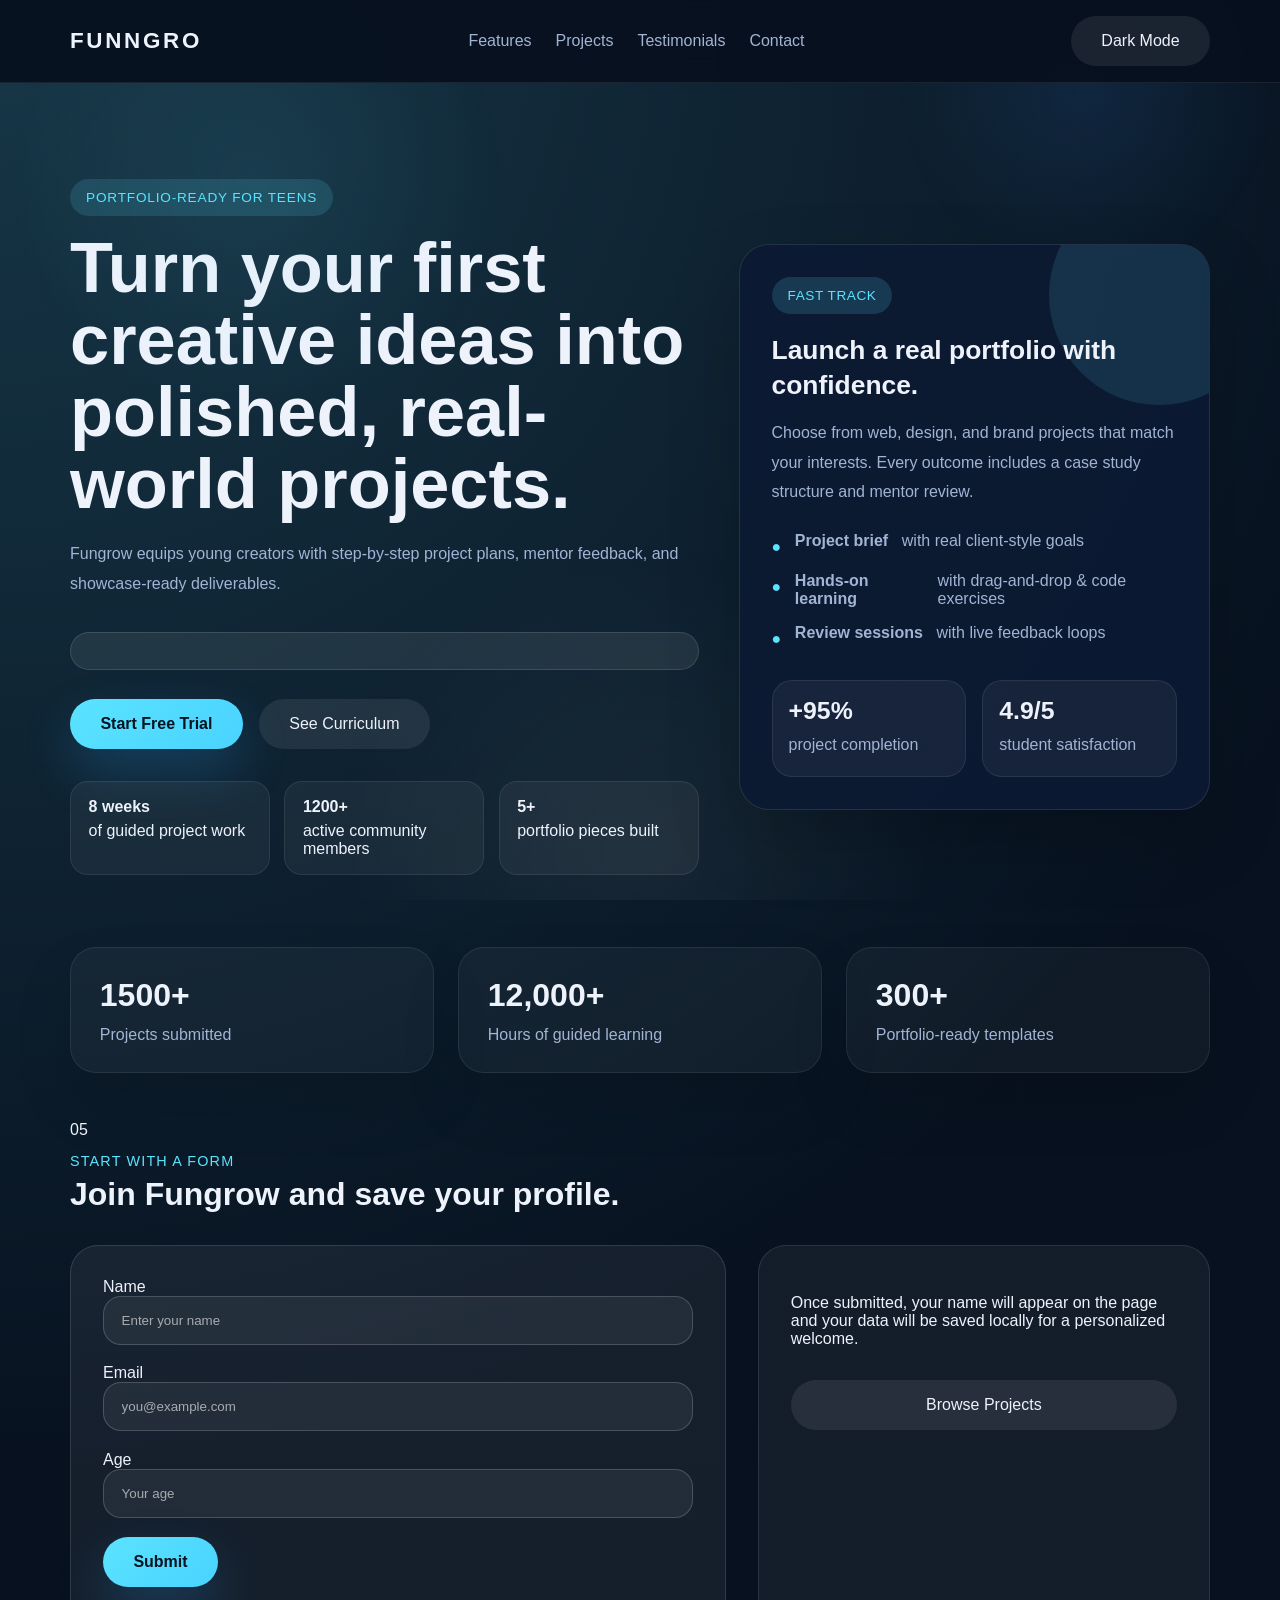
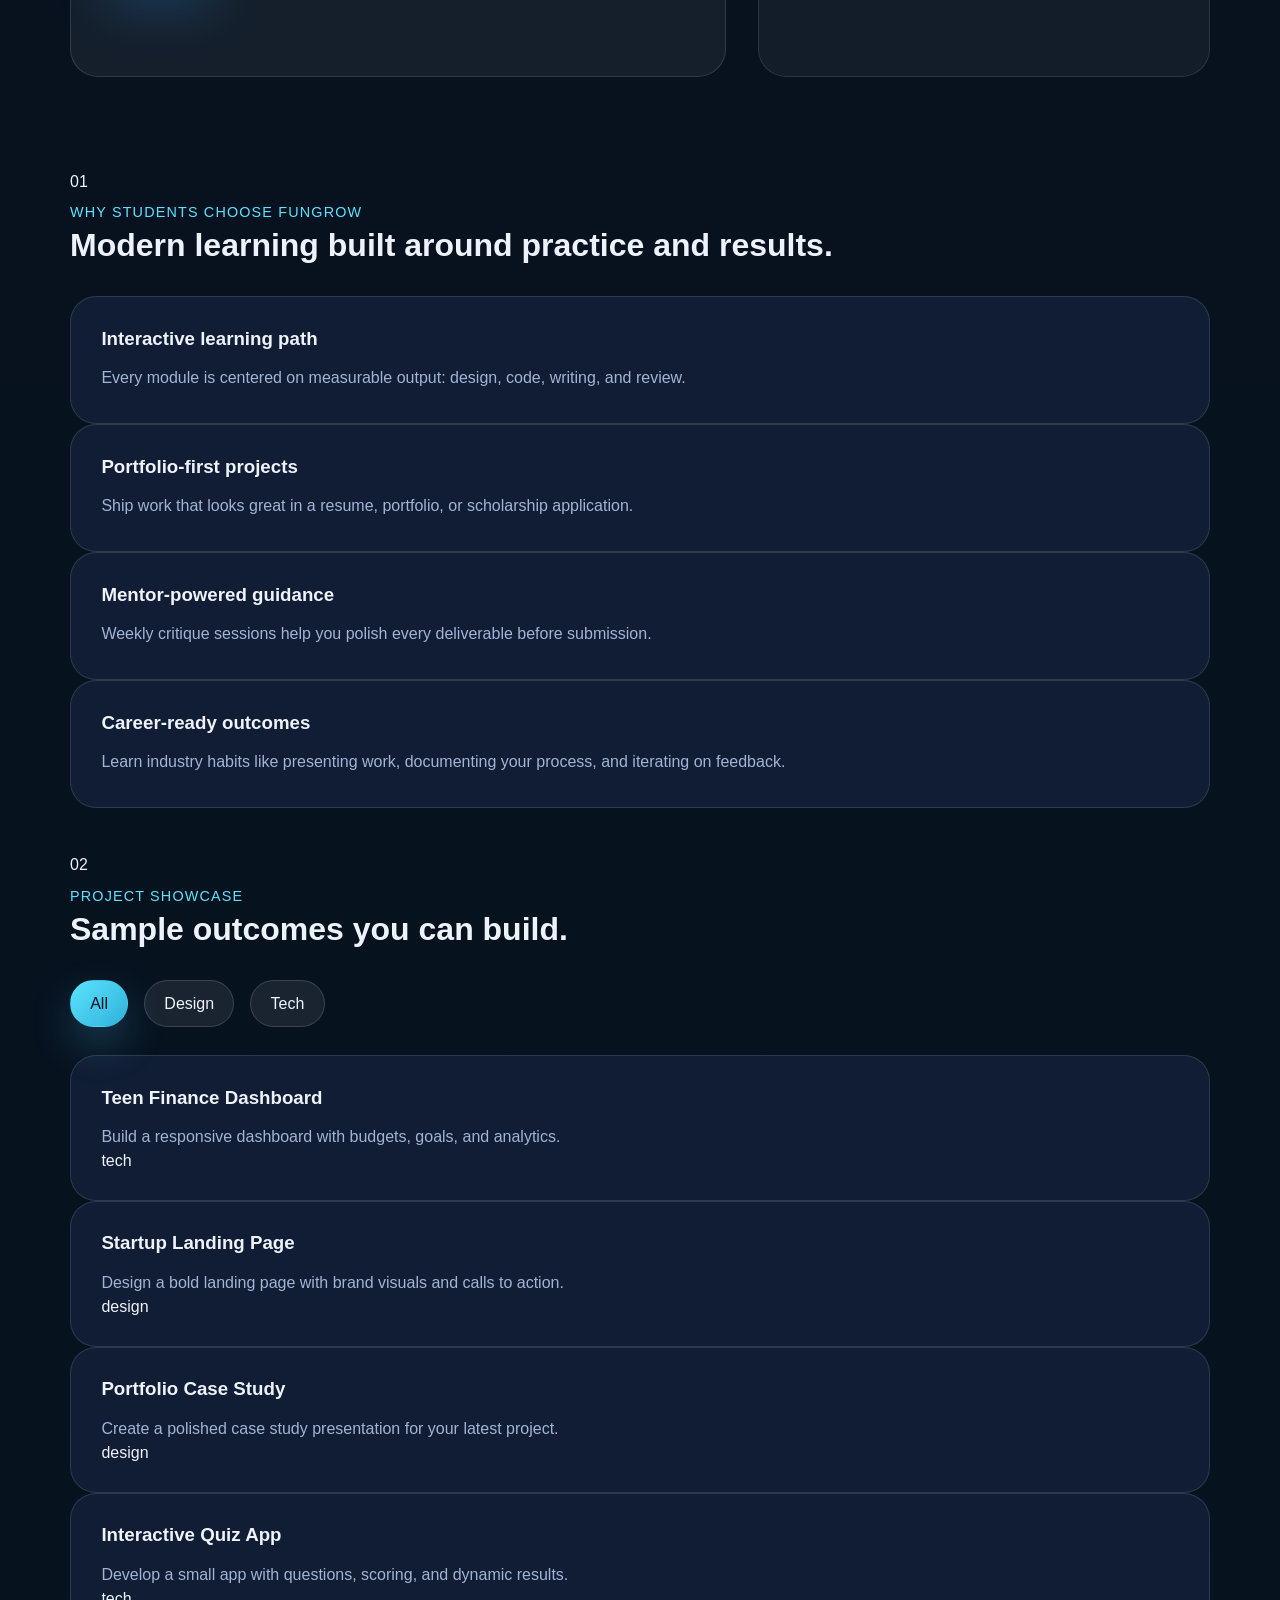
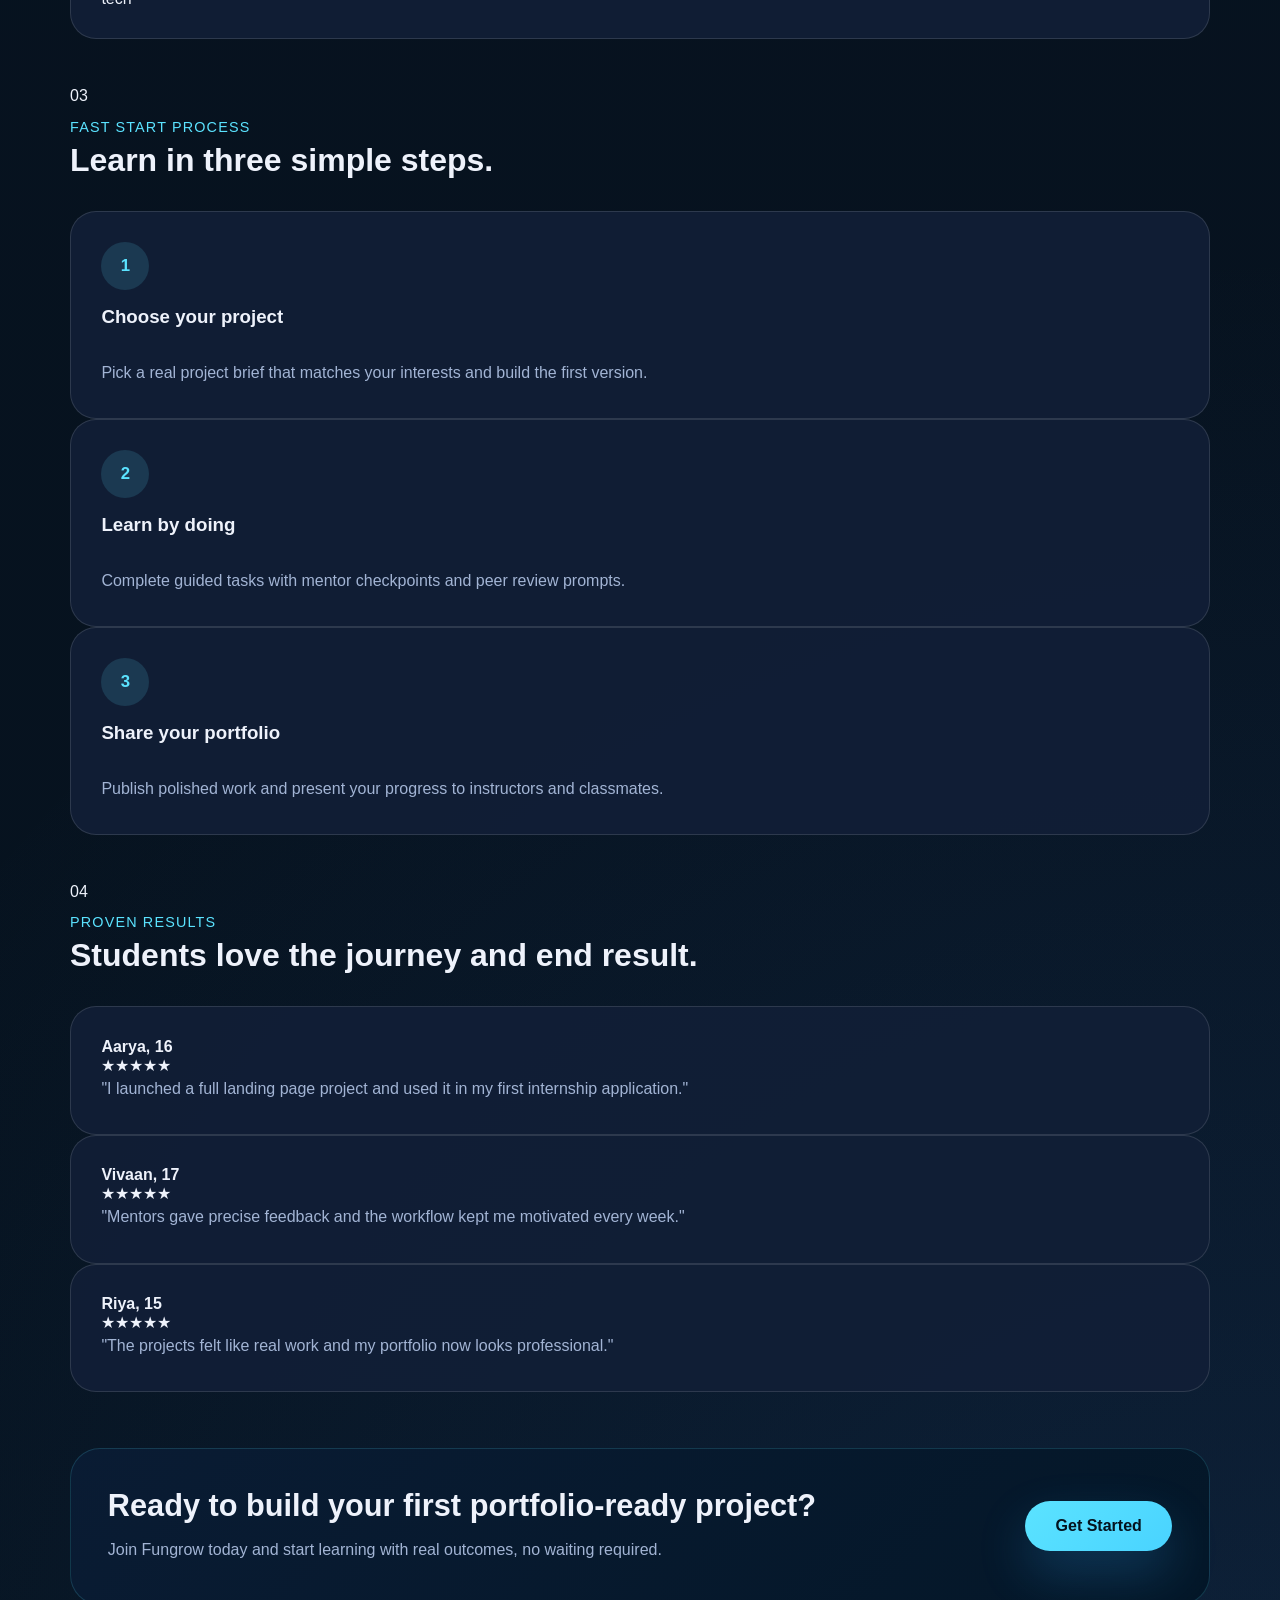
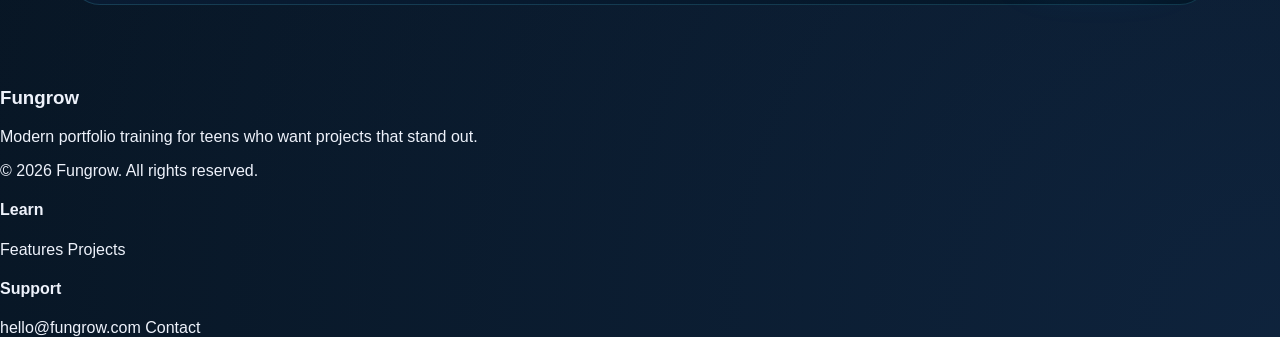
<file: index.html>
<!DOCTYPE html>
<html lang="en">
<head>
    <meta charset="UTF-8">
    <meta name="viewport" content="width=device-width, initial-scale=1.0">
    <meta name="description" content="Join Funngro as a teen and start earning with real projects.">
    <title>Funngro - For Teens</title>
    <link rel="stylesheet" href="style.css">
</head>
<body>
<header>
    <div class="header-inner">
        <div class="logo">Funngro</div>
        <nav>
            <a href="#features">Features</a>
            <a href="#projects">Projects</a>
            <a href="#testimonials">Testimonials</a>
            <a href="#footer">Contact</a>
        </nav>
        <button id="themeToggle" class="btn-secondary">Dark Mode</button>
    </div>
</header>

<main class="container">
    <section class="hero">
        <div class="hero-copy">
            <span class="eyebrow">Portfolio-ready for teens</span>
            <h1>Turn your first creative ideas into polished, real-world projects.</h1>
            <p>Fungrow equips young creators with step-by-step project plans, mentor feedback, and showcase-ready deliverables.</p>
            <div id="welcomeMessage"></div>
            <div class="hero-actions">
                <button class="btn">Start Free Trial</button>
                <button class="btn-secondary">See Curriculum</button>
            </div>
            <div class="hero-notes">
                <div><strong>8 weeks</strong> of guided project work</div>
                <div><strong>1200+</strong> active community members</div>
                <div><strong>5+</strong> portfolio pieces built</div>
            </div>
        </div>

        <aside class="hero-panel">
            <div class="panel-badge">Fast track</div>
            <h2>Launch a real portfolio with confidence.</h2>
            <p>Choose from web, design, and brand projects that match your interests. Every outcome includes a case study structure and mentor review.</p>
            <ul class="panel-list">
                <li><strong>Project brief</strong> with real client-style goals</li>
                <li><strong>Hands-on learning</strong> with drag-and-drop & code exercises</li>
                <li><strong>Review sessions</strong> with live feedback loops</li>
            </ul>
            <div class="panel-stats">
                <div>
                    <span>+95%</span>
                    <p>project completion</p>
                </div>
                <div>
                    <span>4.9/5</span>
                    <p>student satisfaction</p>
                </div>
            </div>
        </aside>
    </section>

    <section class="stats-grid">
        <article class="stat-card">
            <strong>1500+</strong>
            <p>Projects submitted</p>
        </article>
        <article class="stat-card">
            <strong>12,000+</strong>
            <p>Hours of guided learning</p>
        </article>
        <article class="stat-card">
            <strong>300+</strong>
            <p>Portfolio-ready templates</p>
        </article>
    </section>

    <section class="join-section" id="joinSection">
        <div class="section-heading">
            <span>05</span>
            <div>
                <p class="section-subtitle">Start with a form</p>
                <h2>Join Fungrow and save your profile.</h2>
            </div>
        </div>
        <div class="join-grid">
            <form id="joinForm" class="join-form">
                <div class="form-control">
                    <label for="name">Name</label>
                    <input type="text" id="name" class="input-field" placeholder="Enter your name">
                </div>
                <div class="form-control">
                    <label for="email">Email</label>
                    <input type="email" id="email" class="input-field" placeholder="you@example.com">
                </div>
                <div class="form-control">
                    <label for="age">Age</label>
                    <input type="number" id="age" class="input-field" placeholder="Your age">
                </div>
                <button type="submit" class="btn">Submit</button>
                <p id="formMessage" class="message"></p>
            </form>
            <div class="join-info">
                <p>Once submitted, your name will appear on the page and your data will be saved locally for a personalized welcome.</p>
                <button id="goToProjects" class="btn-secondary">Browse Projects</button>
            </div>
        </div>
    </section>

    <section id="features" class="features">
        <div class="section-heading">
            <span>01</span>
            <div>
                <p class="section-subtitle">Why students choose Fungrow</p>
                <h2>Modern learning built around practice and results.</h2>
            </div>
        </div>
        <div class="grid-cols feature-grid">
            <div class="feature-card">
                <h3>Interactive learning path</h3>
                <p>Every module is centered on measurable output: design, code, writing, and review.</p>
            </div>
            <div class="feature-card">
                <h3>Portfolio-first projects</h3>
                <p>Ship work that looks great in a resume, portfolio, or scholarship application.</p>
            </div>
            <div class="feature-card">
                <h3>Mentor-powered guidance</h3>
                <p>Weekly critique sessions help you polish every deliverable before submission.</p>
            </div>
            <div class="feature-card">
                <h3>Career-ready outcomes</h3>
                <p>Learn industry habits like presenting work, documenting your process, and iterating on feedback.</p>
            </div>
        </div>
    </section>

    <section id="projects" class="projects">
        <div class="section-heading">
            <span>02</span>
            <div>
                <p class="section-subtitle">Project showcase</p>
                <h2>Sample outcomes you can build.</h2>
            </div>
        </div>
        <div class="project-filter">
            <button id="filterAll" class="active">All</button>
            <button id="filterDesign">Design</button>
            <button id="filterTech">Tech</button>
        </div>
        <div id="projectContainer" class="grid-cols project-grid"></div>
    </section>

    <section class="workflow">
        <div class="section-heading">
            <span>03</span>
            <div>
                <p class="section-subtitle">Fast start process</p>
                <h2>Learn in three simple steps.</h2>
            </div>
        </div>
        <div class="grid-cols workflow-grid">
            <div class="workflow-card">
                <strong>1</strong>
                <h3>Choose your project</h3>
                <p>Pick a real project brief that matches your interests and build the first version.</p>
            </div>
            <div class="workflow-card">
                <strong>2</strong>
                <h3>Learn by doing</h3>
                <p>Complete guided tasks with mentor checkpoints and peer review prompts.</p>
            </div>
            <div class="workflow-card">
                <strong>3</strong>
                <h3>Share your portfolio</h3>
                <p>Publish polished work and present your progress to instructors and classmates.</p>
            </div>
        </div>
    </section>

    <section id="testimonials" class="testimonials">
        <div class="section-heading">
            <span>04</span>
            <div>
                <p class="section-subtitle">Proven results</p>
                <h2>Students love the journey and end result.</h2>
            </div>
        </div>
        <div class="grid-cols testimonial-grid">
            <div class="testimonial-card">
                <div class="testimonial-meta">
                    <strong>Aarya, 16</strong>
                    <div class="testimonial-stars">★★★★★</div>
                </div>
                <p>"I launched a full landing page project and used it in my first internship application."</p>
            </div>
            <div class="testimonial-card">
                <div class="testimonial-meta">
                    <strong>Vivaan, 17</strong>
                    <div class="testimonial-stars">★★★★★</div>
                </div>
                <p>"Mentors gave precise feedback and the workflow kept me motivated every week."</p>
            </div>
            <div class="testimonial-card">
                <div class="testimonial-meta">
                    <strong>Riya, 15</strong>
                    <div class="testimonial-stars">★★★★★</div>
                </div>
                <p>"The projects felt like real work and my portfolio now looks professional."</p>
            </div>
        </div>
    </section>

    <section class="cta-banner">
        <div>
            <h2>Ready to build your first portfolio-ready project?</h2>
            <p>Join Fungrow today and start learning with real outcomes, no waiting required.</p>
        </div>
        <button class="btn">Get Started</button>
    </section>
</main>

<footer id="footer" class="footer">
    <div class="footer-inner">
        <div>
            <h3>Fungrow</h3>
            <p>Modern portfolio training for teens who want projects that stand out.</p>
            <div class="footer-small">© 2026 Fungrow. All rights reserved.</div>
        </div>
        <div class="footer-links">
            <div>
                <h4>Learn</h4>
                <a href="#features">Features</a>
                <a href="#projects">Projects</a>
            </div>
            <div>
                <h4>Support</h4>
                <a href="mailto:hello@fungrow.com">hello@fungrow.com</a>
                <a href="#footer">Contact</a>
            </div>
        </div>
    </div>
</footer>
<script src="script.js"></script>
</body>
</html>
</file>
<file: style.css>
/* Fungrow page styles */
:root {
    --bg: #07101e;
    --surface: rgba(18, 31, 55, 0.92);
    --surface-alt: rgba(23, 40, 67, 0.96);
    --text: #eef2fb;
    --muted: #a2b4d4;
    --accent: #5be3ff;
    --accent-dark: #30b1d9;
    --border: rgba(255, 255, 255, 0.12);
    --radius: 26px;
    --shadow: 0 30px 72px rgba(0, 0, 0, 0.2);
}

* {
    box-sizing: border-box;
}

html {
    scroll-behavior: smooth;
}

body {
    margin: 0;
    min-height: 100vh;
    font-family: "Inter", "Segoe UI", Tahoma, Geneva, Verdana, sans-serif;
    background: radial-gradient(circle at top left, rgba(91, 227, 255, 0.18), transparent 28%),
                radial-gradient(circle at bottom right, rgba(65, 132, 238, 0.14), transparent 32%),
                linear-gradient(180deg, #08111f 0%, #06131f 100%);
    color: var(--text);
}

body::before {
    content: "";
    position: fixed;
    inset: 0;
    pointer-events: none;
    background: radial-gradient(circle at 20% 20%, rgba(91, 227, 255, 0.08), transparent 20%),
                radial-gradient(circle at 85% 10%, rgba(54, 144, 255, 0.1), transparent 14%),
                radial-gradient(circle at 50% 95%, rgba(255, 255, 255, 0.05), transparent 30%);
}

a {
    color: inherit;
    text-decoration: none;
}

button {
    font: inherit;
}

.container {
    width: min(1140px, calc(100% - 2rem));
    margin: 0 auto;
    padding: 2rem 0 4rem;
}

header {
    position: sticky;
    top: 0;
    z-index: 10;
    background: rgba(7, 16, 30, 0.92);
    backdrop-filter: blur(12px);
    border-bottom: 1px solid rgba(255, 255, 255, 0.08);
}

.header-inner {
    display: flex;
    align-items: center;
    justify-content: space-between;
    width: min(1140px, calc(100% - 2rem));
    margin: 0 auto;
    padding: 1rem 0;
}

.logo {
    font-size: 1.4rem;
    font-weight: 800;
    letter-spacing: 0.12em;
    text-transform: uppercase;
}

nav {
    display: flex;
    gap: 1.5rem;
    flex-wrap: wrap;
}

nav a {
    color: var(--muted);
    transition: color 0.25s ease, transform 0.25s ease;
}

nav a:hover {
    color: var(--text);
    transform: translateY(-1px);
}

.hero {
    display: grid;
    grid-template-columns: 1.2fr 0.9fr;
    align-items: center;
    gap: 2.5rem;
    padding: 4rem 0 3rem;
}

.eyebrow {
    display: inline-flex;
    margin-bottom: 1rem;
    padding: 0.7rem 1rem;
    border-radius: 999px;
    background: rgba(91, 227, 255, 0.14);
    color: var(--accent);
    font-size: 0.85rem;
    letter-spacing: 0.06em;
    text-transform: uppercase;
}

.hero-copy h1 {
    font-size: clamp(2.8rem, 5.5vw, 4.6rem);
    line-height: 1.02;
    margin: 0 0 1.2rem;
}

.hero-copy p {
    max-width: 44rem;
    color: var(--muted);
    line-height: 1.9;
    margin-bottom: 2rem;
}

.hero-actions {
    display: flex;
    flex-wrap: wrap;
    gap: 1rem;
    margin-bottom: 2rem;
}

.btn,
.btn-secondary {
    border: none;
    border-radius: 999px;
    padding: 1rem 1.9rem;
    cursor: pointer;
    transition: transform 0.25s ease, background 0.25s ease, box-shadow 0.25s ease;
}

.btn {
    background: linear-gradient(135deg, var(--accent), #49d3ff);
    color: #04131f;
    font-weight: 700;
    box-shadow: 0 22px 50px rgba(45, 157, 238, 0.24);
}

.btn-secondary {
    background: rgba(255, 255, 255, 0.08);
    color: var(--text);
}

.btn:hover,
.btn-secondary:hover {
    transform: translateY(-3px);
}

.hero-notes {
    display: grid;
    gap: 0.9rem;
    grid-template-columns: repeat(3, minmax(0, 1fr));
}

.hero-notes div {
    display: flex;
    flex-direction: column;
    gap: 0.35rem;
    padding: 1rem 1.1rem;
    border-radius: 18px;
    background: rgba(255, 255, 255, 0.05);
    border: 1px solid rgba(255, 255, 255, 0.08);
}

.hero-notes strong {
    color: var(--text);
}

#welcomeMessage {
    margin-bottom: 1.8rem;
    padding: 1.15rem 1.25rem;
    border-radius: 22px;
    background: rgba(255, 255, 255, 0.08);
    border: 1px solid rgba(255, 255, 255, 0.12);
    color: var(--text);
}

.project-filter {
    display: flex;
    gap: 1rem;
    flex-wrap: wrap;
    margin-bottom: 1.75rem;
}

.project-filter button {
    padding: 0.85rem 1.2rem;
    border: 1px solid rgba(255, 255, 255, 0.14);
    border-radius: 999px;
    background: rgba(255, 255, 255, 0.08);
    color: var(--text);
    cursor: pointer;
    transition: transform 0.25s ease, background 0.25s ease, border-color 0.25s ease;
}

.project-filter button:hover {
    transform: translateY(-2px);
    background: rgba(255, 255, 255, 0.14);
}

.project-filter button.active {
    background: linear-gradient(135deg, var(--accent), var(--accent-dark));
    color: #04131f;
    border-color: transparent;
    box-shadow: 0 18px 40px rgba(79, 197, 255, 0.24);
}

.join-section {
    padding: 3rem 0;
}

.join-grid {
    display: grid;
    grid-template-columns: 1.45fr 1fr;
    gap: 2rem;
}

.join-form {
    background: rgba(255, 255, 255, 0.06);
    border: 1px solid rgba(255, 255, 255, 0.12);
    border-radius: 28px;
    padding: 2rem;
}

.form-control {
    margin-bottom: 1.2rem;
}

.input-field {
    width: 100%;
    padding: 1rem 1.1rem;
    border-radius: 18px;
    border: 1px solid rgba(255, 255, 255, 0.18);
    background: rgba(255, 255, 255, 0.06);
    color: var(--text);
}

.input-field::placeholder {
    color: rgba(255, 255, 255, 0.6);
}

.join-info {
    display: grid;
    gap: 1rem;
    align-content: start;
    background: rgba(255, 255, 255, 0.05);
    border: 1px solid rgba(255, 255, 255, 0.1);
    border-radius: 28px;
    padding: 2rem;
}

.message {
    margin-top: 1.25rem;
    min-height: 1.3rem;
    font-weight: 600;
}

.success {
    color: #7ee787;
}

.error {
    color: #ff80ab;
}

.hero-panel {
    padding: 2rem;
    border-radius: 30px;
    background: rgba(12, 25, 50, 0.96);
    border: 1px solid rgba(255, 255, 255, 0.1);
    box-shadow: var(--shadow);
    position: relative;
    overflow: hidden;
}

.hero-panel::before {
    content: "";
    position: absolute;
    width: 220px;
    height: 220px;
    border-radius: 50%;
    background: rgba(91, 227, 255, 0.12);
    top: -60px;
    right: -60px;
}

.panel-badge {
    display: inline-flex;
    margin-bottom: 1.2rem;
    padding: 0.7rem 1rem;
    border-radius: 999px;
    background: rgba(91, 227, 255, 0.16);
    color: var(--accent);
    font-size: 0.85rem;
    letter-spacing: 0.04em;
    text-transform: uppercase;
    position: relative;
    z-index: 1;
}

.hero-panel h2 {
    margin: 0 0 1rem;
    font-size: 1.65rem;
    line-height: 1.3;
    position: relative;
    z-index: 1;
}

.hero-panel p {
    color: var(--muted);
    line-height: 1.85;
    margin: 0 0 1.6rem;
    position: relative;
    z-index: 1;
}

.panel-list {
    list-style: none;
    padding: 0;
    margin: 0;
    display: grid;
    gap: 1rem;
    position: relative;
    z-index: 1;
}

.panel-list li {
    display: flex;
    gap: 0.85rem;
    align-items: flex-start;
    color: var(--muted);
}

.panel-list li::before {
    content: "●";
    color: var(--accent);
    margin-top: 0.35rem;
}

.panel-stats {
    display: grid;
    gap: 1rem;
    grid-template-columns: repeat(2, minmax(0, 1fr));
    margin-top: 2rem;
    position: relative;
    z-index: 1;
}

.panel-stats div {
    padding: 1rem;
    border-radius: 20px;
    background: rgba(255, 255, 255, 0.05);
    border: 1px solid rgba(255, 255, 255, 0.08);
}

.panel-stats span {
    display: block;
    font-size: 1.55rem;
    font-weight: 700;
}

.panel-stats p {
    margin: 0.35rem 0 0;
    color: var(--muted);
}

.stats-grid {
    display: grid;
    grid-template-columns: repeat(3, minmax(0, 1fr));
    gap: 1.5rem;
    margin-top: 1.5rem;
}

.stat-card {
    padding: 1.8rem;
    border-radius: var(--radius);
    border: 1px solid rgba(255, 255, 255, 0.08);
    background: rgba(255, 255, 255, 0.04);
    box-shadow: 0 30px 60px rgba(0, 0, 0, 0.12);
}

.stat-card strong {
    display: block;
    font-size: 2rem;
    margin-bottom: 0.75rem;
    color: var(--text);
}

.stats-grid p {
    margin: 0;
    color: var(--muted);
}

.features,
.projects,
.workflow,
.testimonials {
    margin-top: 3rem;
}

.section-heading {
    display: grid;
    gap: 0.85rem;
    margin-bottom: 2rem;
}

.section-heading > div {
    display: grid;
    gap: 0.45rem;
}

.section-subtitle {
    color: var(--accent);
    font-size: 0.9rem;
    letter-spacing: 0.08em;
    text-transform: uppercase;
    margin: 0;
}

.section-heading h2 {
    margin: 0;
    font-size: clamp(1.9rem, 2.5vw, 2.6rem);
}

.feature-grid,
.project-grid,
.workflow-grid,
.testimonial-grid {
    grid-template-columns: repeat(3, minmax(0, 1fr));
}

.feature-card,
.project-card,
.workflow-card,
.testimonial-card {
    background: var(--surface);
    border: 1px solid var(--border);
    border-radius: var(--radius);
    padding: 1.9rem;
    transition: transform 0.32s ease, border-color 0.32s ease, box-shadow 0.32s ease;
}

.feature-card:hover,
.project-card:hover,
.workflow-card:hover,
.testimonial-card:hover {
    transform: translateY(-6px);
    border-color: rgba(91, 227, 255, 0.25);
    box-shadow: 0 26px 46px rgba(0, 0, 0, 0.18);
}

.feature-card h3,
.project-card h3,
.workflow-card h3,
.testimonial-card h3 {
    margin-top: 0;
    margin-bottom: 0.9rem;
}

.feature-card p,
.project-card p,
.workflow-card p,
.testimonial-card p {
    margin: 0;
    color: var(--muted);
    line-height: 1.8;
}

.project-pill {
    display: inline-flex;
    padding: 0.55rem 0.9rem;
    border-radius: 999px;
    background: rgba(91, 227, 255, 0.14);
    color: var(--accent);
    font-size: 0.8rem;
    letter-spacing: 0.04em;
    margin-bottom: 1rem;
}

.workflow-card {
    display: grid;
    gap: 1rem;
}

.workflow-card strong {
    display: inline-flex;
    align-items: center;
    justify-content: center;
    width: 3rem;
    height: 3rem;
    border-radius: 50%;
    background: rgba(91, 227, 255, 0.14);
    color: var(--accent);
    font-size: 1.05rem;
    font-weight: 700;
}

.cta-banner {
    margin-top: 3.5rem;
    padding: 2.4rem 2.3rem;
    display: flex;
    align-items: center;
    justify-content: space-between;
    gap: 2rem;
    border-radius: 30px;
    background: linear-gradient(135deg, rgba(10, 28, 52, 0.95), rgba(4, 23, 40, 0.95));
    border: 1px solid rgba(91, 227, 255, 0.16);
}

.cta-banner h2 {
    margin: 0 0 0.8rem;
    font-size: clamp(1.8rem, 2.4vw, 2.4rem);
}

.cta-banner p {
    margin: 0;
    color: var(--muted);
    line-height: 1.8;
    max-width: 46rem;
}

@media (max-width: 980px) {
    .feature-grid,
    .project-grid,
    .workflow-grid,
    .testimonial-grid,
    .stats-grid {
        grid-template-columns: repeat(2, minmax(0, 1fr));
    }

    .hero {
        grid-template-columns: 1fr;
    }
}

@media (max-width: 760px) {
    .header-inner,
    .footer-inner,
    .cta-banner {
        display: block;
        text-align: center;
    }

    nav {
        justify-content: center;
    }

    .hero-actions {
        justify-content: center;
    }

    .hero-notes {
        grid-template-columns: 1fr;
    }

    .panel-stats {
        grid-template-columns: 1fr;
    }

    .feature-grid,
    .project-grid,
    .workflow-grid,
    .testimonial-grid,
    .stats-grid,
    .join-grid {
        grid-template-columns: 1fr;
    }
}

@media (max-width: 520px) {
    .container {
        padding-top: 1.5rem;
    }

    .hero-copy h1 {
        font-size: 2.6rem;
    }

    .hero-panel,
    .stat-card,
    .feature-card,
    .project-card,
    .workflow-card,
    .testimonial-card,
    .cta-banner {
        padding: 1.6rem;
    }

    .cta-banner {
        gap: 1.2rem;
    }

    .btn,
    .btn-secondary {
        width: 100%;
    }

    .footer-links {
        grid-template-columns: 1fr;
    }
}
</file>
